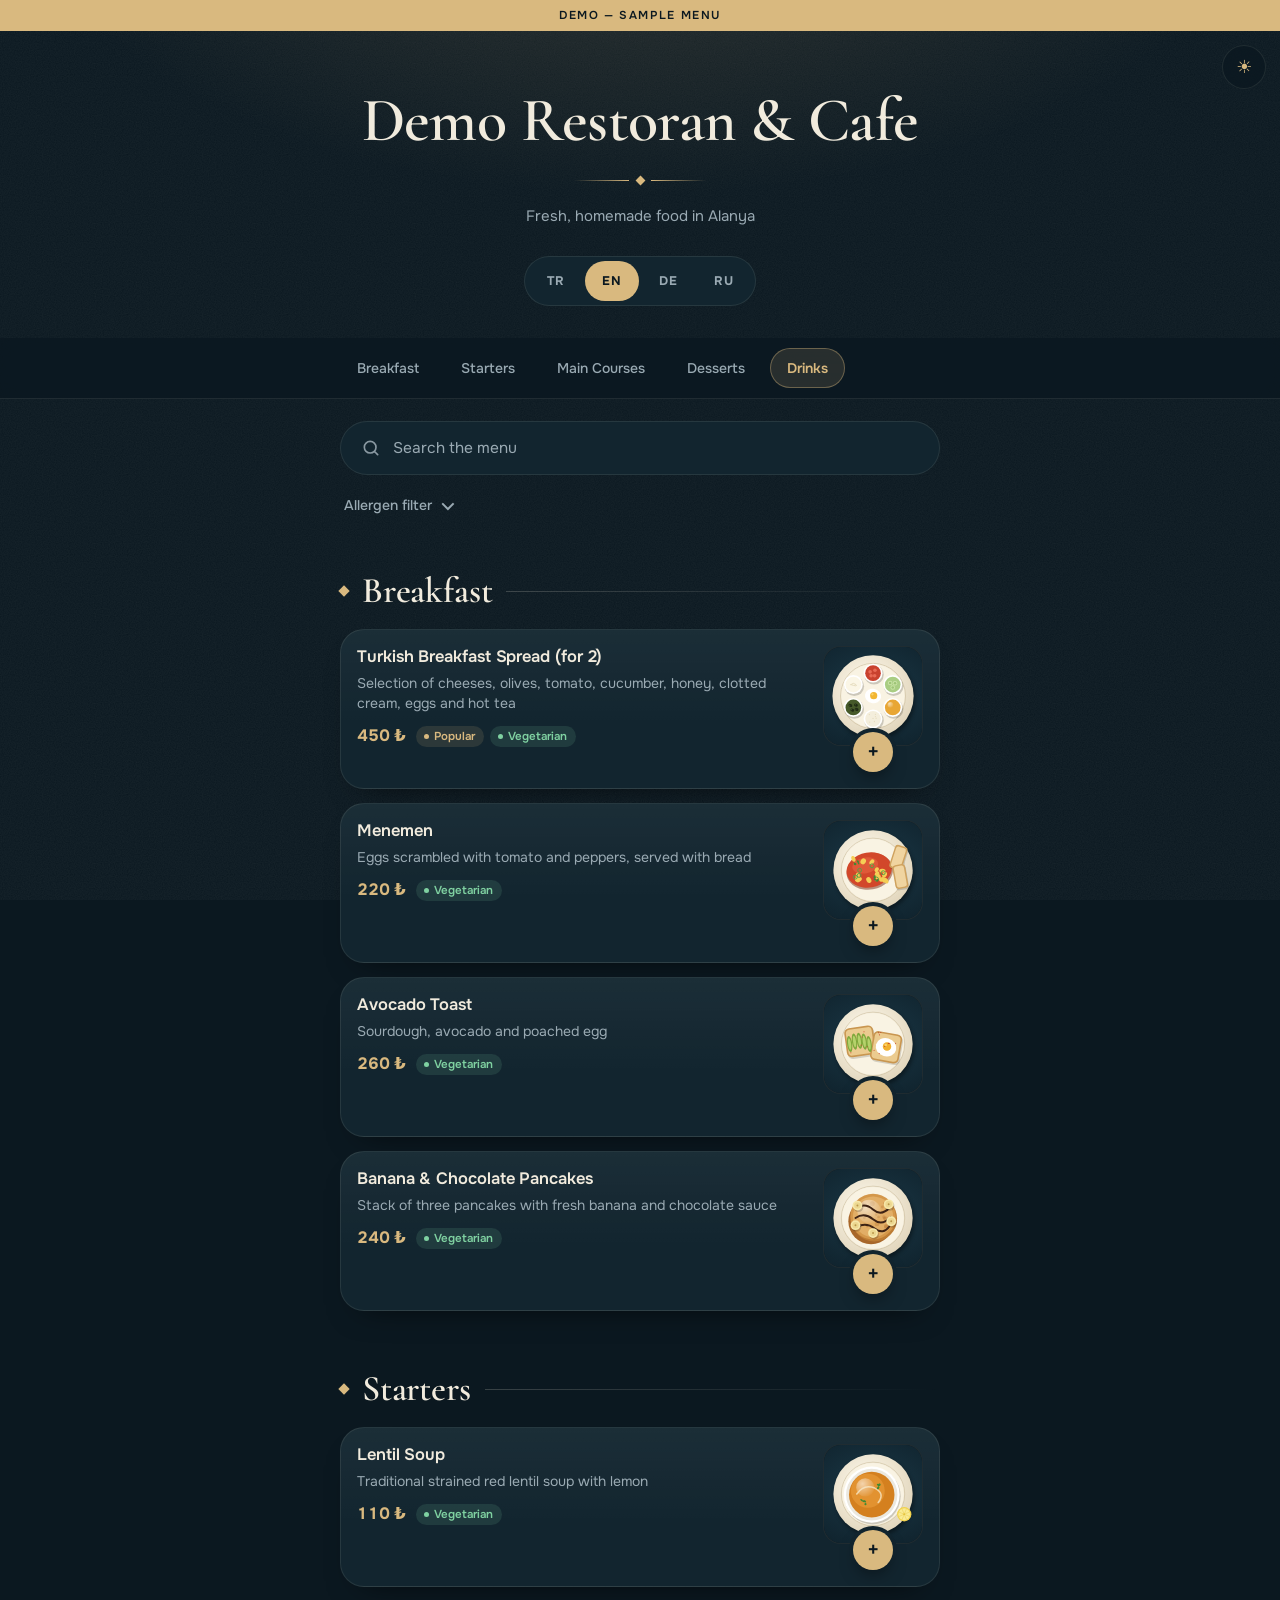
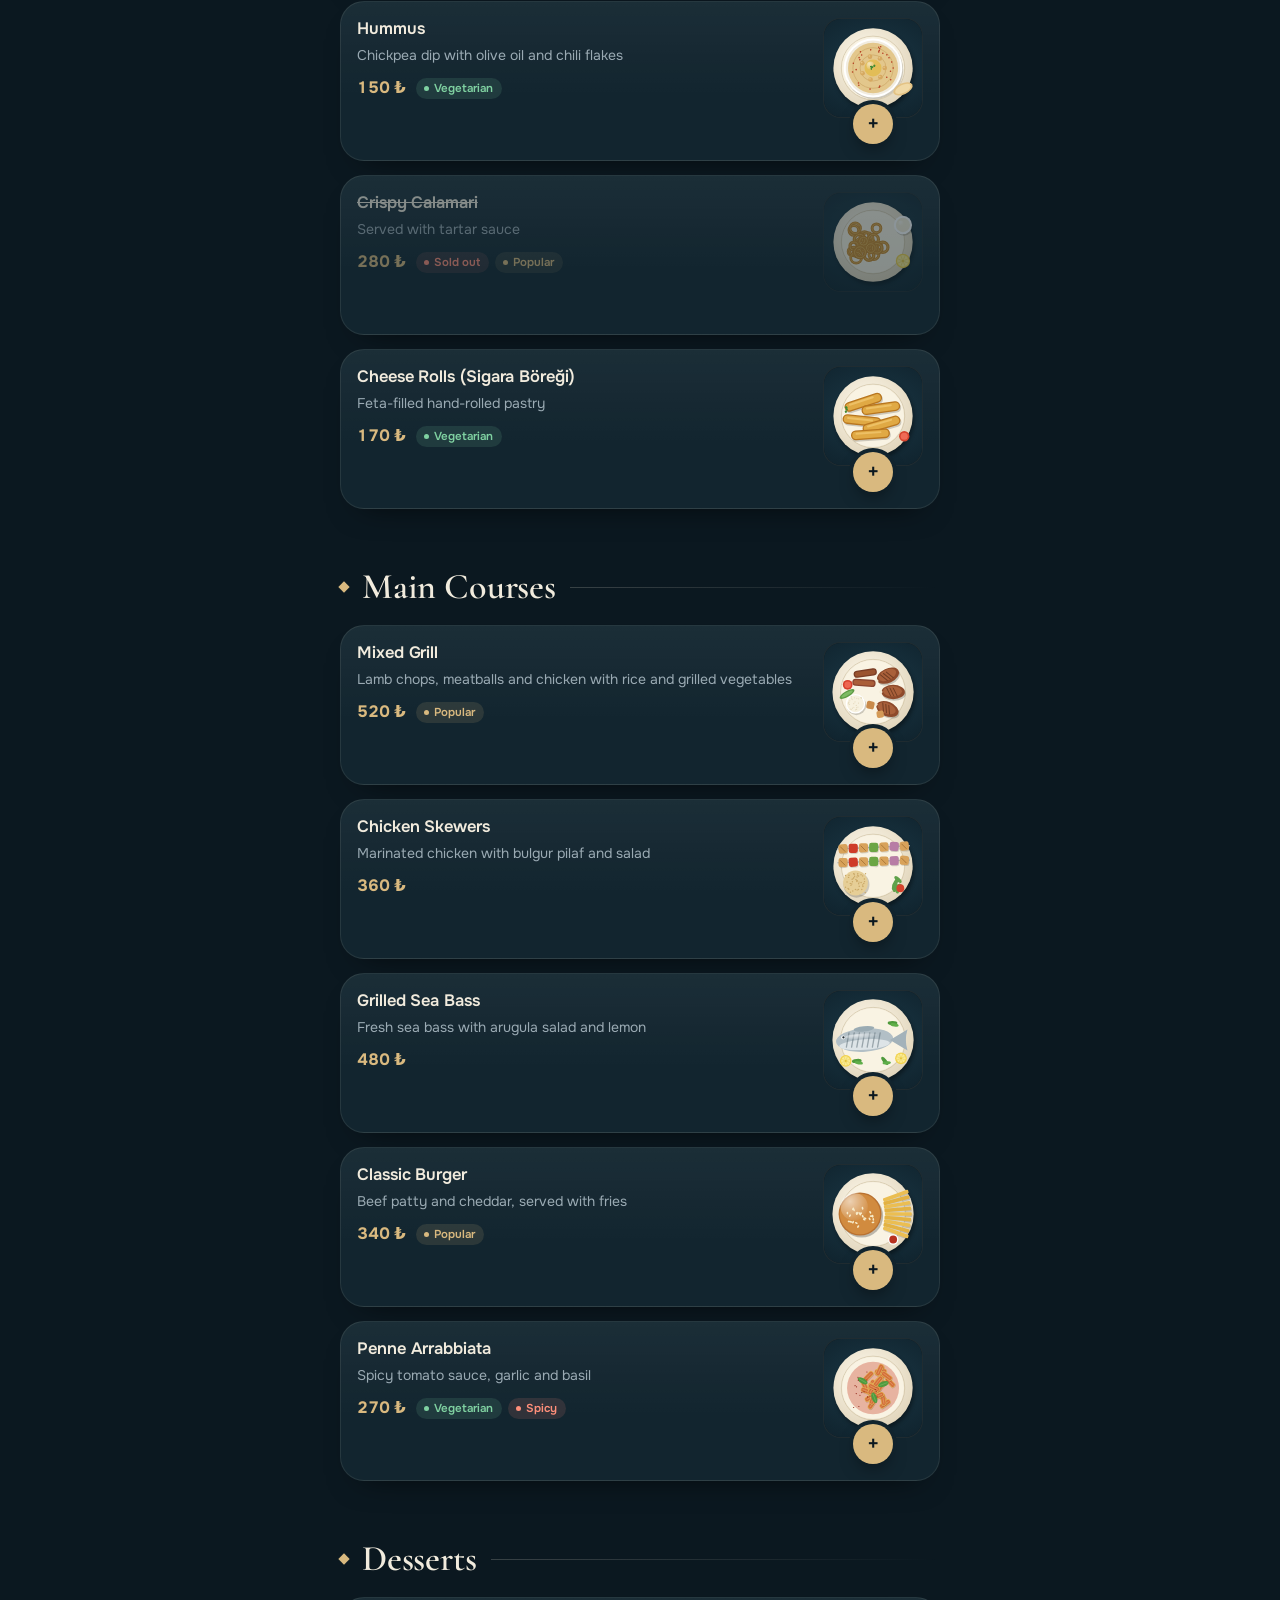
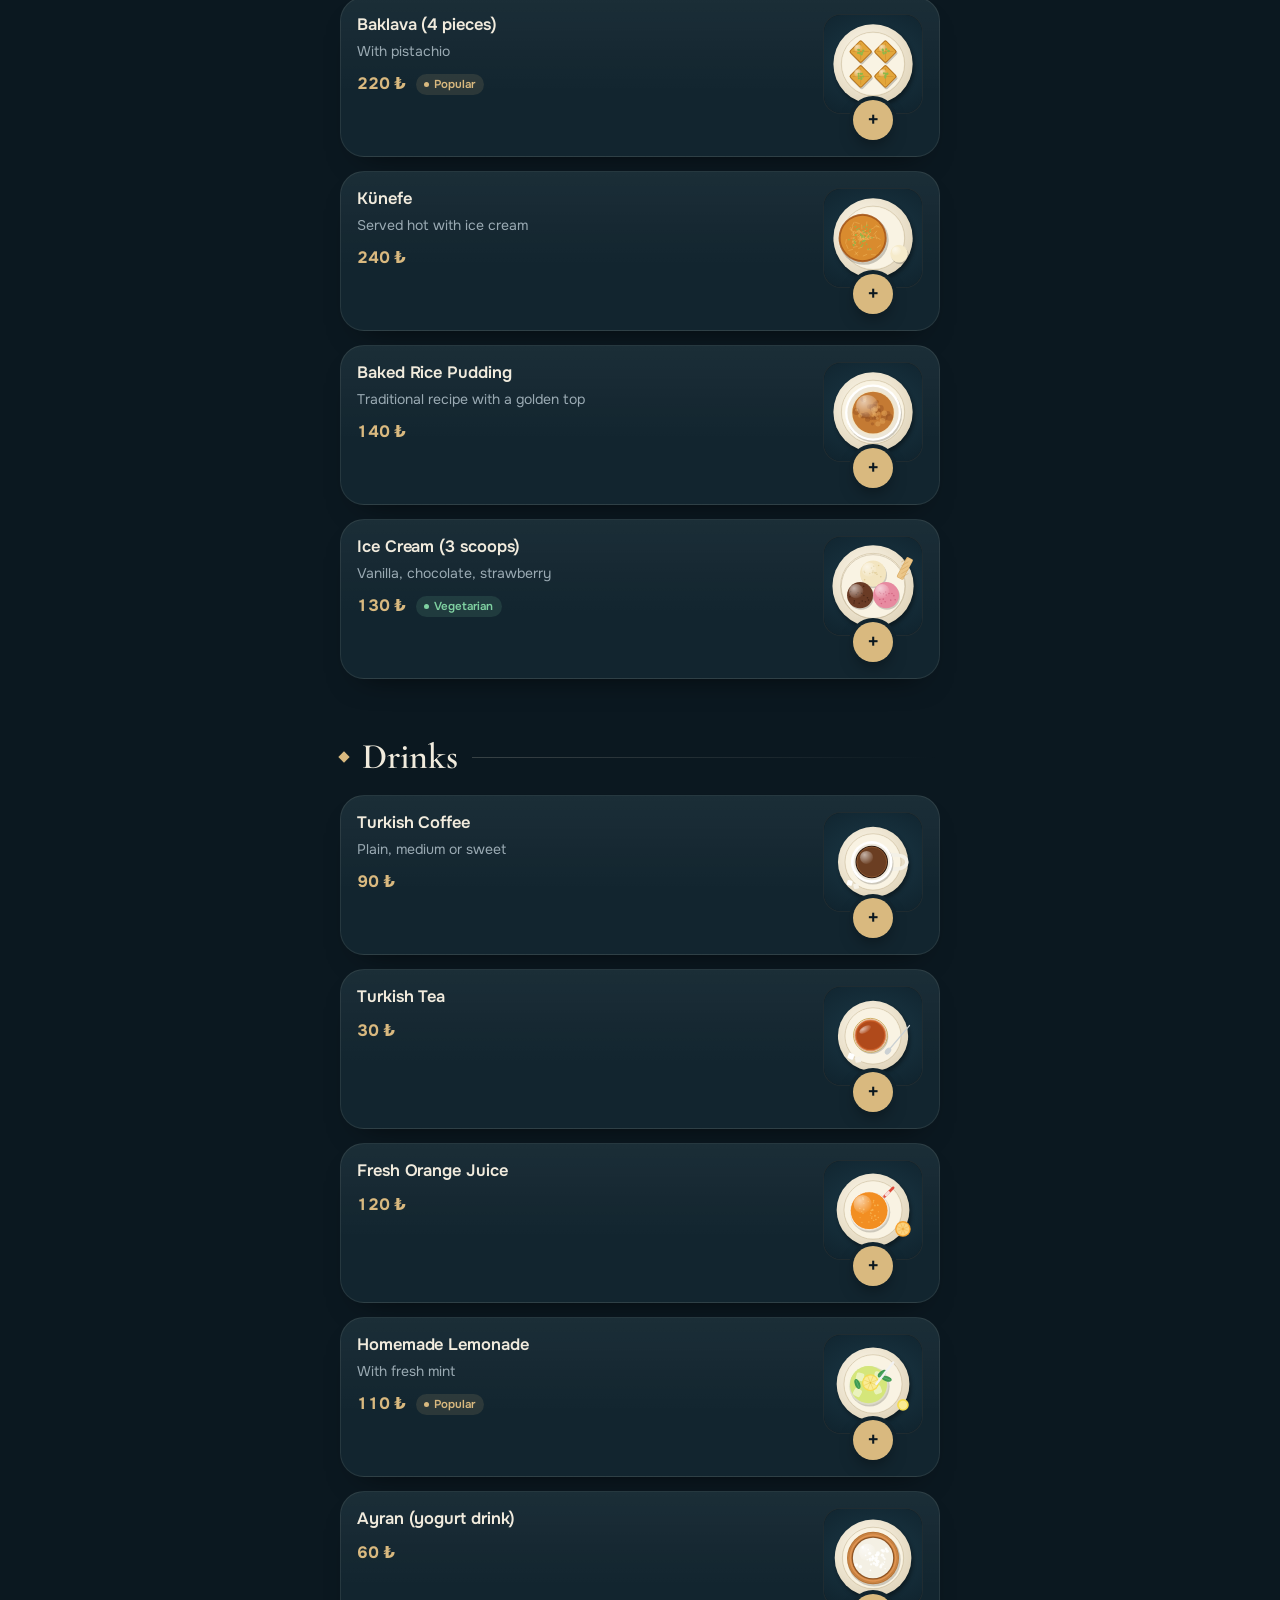
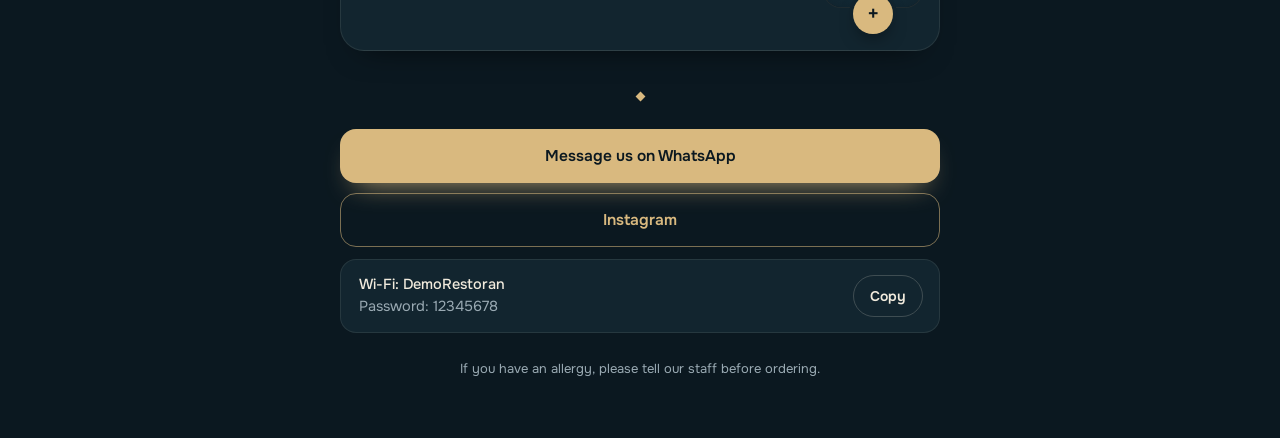
<file: index.html>
<!doctype html>
<html lang="tr">
<head>
  <meta charset="utf-8">
  <meta name="viewport" content="width=device-width, initial-scale=1">
  <meta name="theme-color" id="theme-color" content="#0B1820">
  <meta name="color-scheme" content="dark light">
  <title>Menu</title>
  <link rel="preconnect" href="https://fonts.googleapis.com">
  <link rel="preconnect" href="https://fonts.gstatic.com" crossorigin>
  <link href="https://fonts.googleapis.com/css2?family=Cormorant+Garamond:wght@500;600;700&family=Onest:wght@400;500;600;700&display=swap" rel="stylesheet">
  <link rel="stylesheet" href="style.css">
  <script>
    /* Tema yanıp sönmesin diye sayfa çizilmeden önce uygula */
    try { if (localStorage.getItem('menu-theme') === 'light') document.documentElement.setAttribute('data-theme', 'light'); } catch (e) {}
  </script>
</head>
<body>
  <div class="demo" id="demo" hidden></div>

  <header class="hero" id="hero">
    <button type="button" class="theme" id="theme" aria-pressed="false"></button>
    <h1 class="name" id="name"></h1>
    <div class="rule" aria-hidden="true"></div>
    <p class="tagline" id="tagline"></p>
    <div class="table-row" id="table-row" hidden>
      <span class="table-badge" id="table-badge"></span>
      <button type="button" class="waiter" id="waiter"></button>
    </div>
    <div class="langs" id="langs" role="group" aria-label="Language"></div>
  </header>

  <div class="bar">
    <nav class="chips" id="chips"></nav>
  </div>

  <div class="search">
    <input id="q" type="search" autocomplete="off" enterkeyhint="search">
    <details class="alfilter" id="alfilter">
      <summary id="alfilter-sum"></summary>
      <div class="alchips" id="alchips" role="group"></div>
    </details>
  </div>

  <main id="menu"></main>
  <p class="empty" id="empty" hidden></p>

  <footer class="foot">
    <div class="actions" id="actions"></div>
    <div id="wifi"></div>
    <p class="note" id="allergy"></p>
    <p class="credit" id="credit" hidden></p>
  </footer>

  <dialog id="sheet" aria-labelledby="sheet-name">
    <button type="button" class="x" id="sheet-x">&times;</button>
    <div class="sheet-ph" id="sheet-ph"></div>
    <div class="sheet-body">
      <h3 id="sheet-name"></h3>
      <p class="sheet-desc" id="sheet-desc"></p>
      <div class="meta">
        <span class="pr" id="sheet-price"></span>
        <span class="tags" id="sheet-tags"></span>
      </div>
      <div class="sheet-al" id="sheet-al" hidden>
        <p class="sheet-al-t" id="sheet-al-t"></p>
        <div class="alpills" id="sheet-al-list"></div>
      </div>
      <button type="button" class="btn primary sheet-add" id="sheet-add" hidden></button>
    </div>
  </dialog>

  <button type="button" class="cartbar" id="cartbar" hidden>
    <span class="cartbar-n" id="cartbar-n"></span>
    <span class="cartbar-l" id="cartbar-l"></span>
    <span class="cartbar-p" id="cartbar-p"></span>
  </button>

  <dialog id="cart" aria-labelledby="cart-title">
    <button type="button" class="x" id="cart-x">&times;</button>
    <div class="cart-body">
      <h3 id="cart-title"></h3>
      <ul class="cart-list" id="cart-list"></ul>
      <p class="cart-empty" id="cart-empty" hidden></p>
      <div class="cart-total"><span id="cart-total-l"></span><strong id="cart-total"></strong></div>
      <label class="cart-field"><span id="cart-table-l"></span>
        <input id="cart-table" type="text" inputmode="numeric" maxlength="10" autocomplete="off">
      </label>
      <label class="cart-field"><span id="cart-note-l"></span>
        <textarea id="cart-note" rows="2" maxlength="200"></textarea>
      </label>
      <button type="button" class="btn primary cart-pay" id="cart-pay" hidden></button>
      <button type="button" class="btn primary cart-send" id="cart-send"></button>
      <button type="button" class="cart-clear" id="cart-clear"></button>
      <p class="cart-hint" id="cart-hint"></p>
    </div>
  </dialog>

  <dialog id="pay" aria-labelledby="pay-title">
    <button type="button" class="x" id="pay-x">&times;</button>
    <div class="pay-body">
      <p class="pay-test" id="pay-test"></p>

      <div id="pay-form">
        <h3 id="pay-title"></h3>
        <ul class="pay-sum" id="pay-sum"></ul>
        <div class="cart-total"><span id="pay-total-l"></span><strong id="pay-total"></strong></div>
        <p class="pay-mt" id="pay-mt"></p>
        <div class="pay-methods" id="pay-methods" role="radiogroup"></div>
        <button type="button" class="btn primary pay-go" id="pay-go"></button>
        <p class="cart-hint" id="pay-note"></p>
      </div>

      <div id="pay-done" hidden aria-live="polite">
        <div class="pay-check" aria-hidden="true">&#10003;</div>
        <h3 id="pay-done-t"></h3>
        <p class="pay-no" id="pay-no"></p>
        <p class="pay-dd" id="pay-dd"></p>
        <ol class="pay-steps" id="pay-steps"></ol>
        <button type="button" class="btn primary pay-go" id="pay-close"></button>
      </div>
    </div>
  </dialog>

  <script src="menu-data.js"></script>
  <script src="orders.js"></script>
  <script src="app.js"></script>
</body>
</html>
</file>
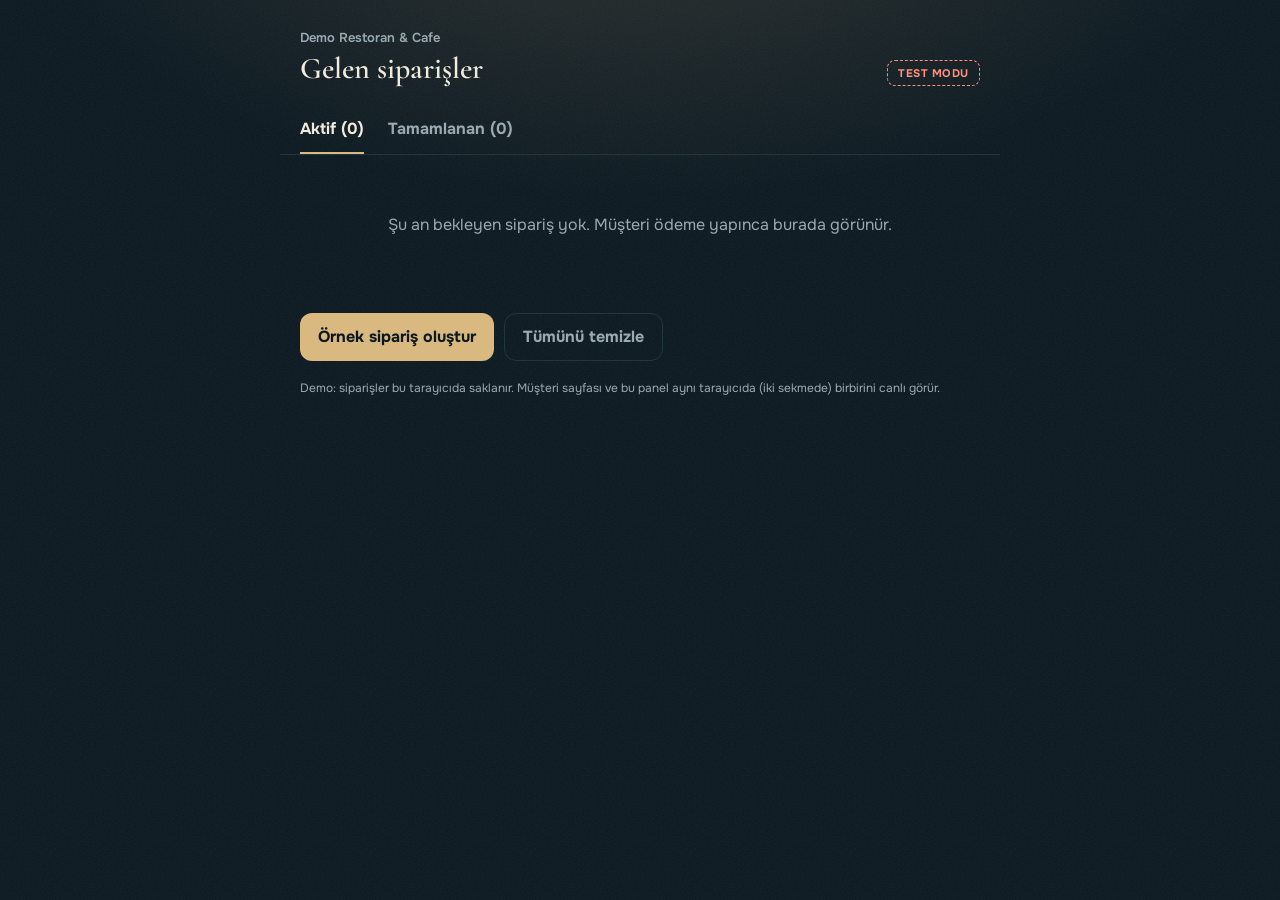
<file: mutfak.html>
<!doctype html>
<html lang="tr">
<head>
  <meta charset="utf-8">
  <meta name="viewport" content="width=device-width, initial-scale=1">
  <meta name="robots" content="noindex">
  <meta name="color-scheme" content="dark light">
  <title>Gelen siparişler</title>
  <link rel="preconnect" href="https://fonts.googleapis.com">
  <link rel="preconnect" href="https://fonts.gstatic.com" crossorigin>
  <link href="https://fonts.googleapis.com/css2?family=Cormorant+Garamond:wght@500;600;700&family=Onest:wght@400;500;600;700&display=swap" rel="stylesheet">
  <link rel="stylesheet" href="style.css">
  <link rel="stylesheet" href="panel.css">
  <script>
    try { if (localStorage.getItem('menu-theme') === 'light') document.documentElement.setAttribute('data-theme', 'light'); } catch (e) {}
  </script>
</head>
<body class="panel">
  <header class="ph-head">
    <div>
      <p class="ph-eyebrow" id="biz"></p>
      <h1>Gelen siparişler</h1>
    </div>
    <span class="ph-test">TEST MODU</span>
  </header>

  <div class="ph-tabs" role="tablist">
    <button type="button" role="tab" id="tab-active" aria-selected="true"></button>
    <button type="button" role="tab" id="tab-done" aria-selected="false"></button>
  </div>

  <section id="calls" class="ph-calls" aria-live="polite"></section>

  <main id="list" class="ph-list"></main>
  <p class="ph-empty" id="empty" hidden></p>

  <footer class="ph-foot">
    <button type="button" class="ph-btn" id="demo-order">Örnek sipariş oluştur</button>
    <button type="button" class="ph-btn ghost" id="clear">Tümünü temizle</button>
    <p>Demo: siparişler bu tarayıcıda saklanır. Müşteri sayfası ve bu panel aynı tarayıcıda (iki sekmede) birbirini canlı görür.</p>
  </footer>

  <script src="menu-data.js"></script>
  <script src="orders.js"></script>
  <script src="panel.js"></script>
</body>
</html>
</file>
<file: style.css>
/* ==========================================================================
   QR MENÜ — "gece Akdeniz bistrosu"
   Koyu lacivert zemin, pirinç vurgu, serif başlık + modern gövde yazı tipi.
   Renkler ve yazı tipleri hemen aşağıdaki değişkenlerden değiştirilir.
   ========================================================================== */

:root {
  color-scheme: dark;

  --serif: "Cormorant Garamond", "Iowan Old Style", Georgia, serif;
  --sans: "Onest", "Segoe UI", system-ui, -apple-system, sans-serif;

  --bg: #0B1820;
  --surface: #12252F;
  --ink: #F1EBDD;
  --muted: #9AAAB3;
  --line: #223641;
  --brass: #D9B97F;
  --on-brass: #0B1820;
  --veg: #7FD1A1;
  --spicy: #FF8F7A;

  --hair: rgba(241, 235, 221, 0.09);
  --hair-strong: rgba(241, 235, 221, 0.2);
  --glow: rgba(217, 185, 127, 0.17);
  --chip-on: rgba(217, 185, 127, 0.14);
  --spicy-soft: rgba(255, 143, 122, 0.16);
  --shadow: 0 16px 32px -22px rgba(0, 0, 0, 0.8);
  --grain: 0.06;

  --bar-bg: rgba(11, 24, 32, 0.82);
  --x-bg: rgba(11, 24, 32, 0.7);
  --backdrop: rgba(3, 10, 14, 0.7);
}

:root[data-theme="light"] {
  color-scheme: light;

  --bg: #FAF6EE;
  --surface: #FFFFFF;
  --ink: #17252D;
  --muted: #5B6870;
  --line: #E6DECF;
  --brass: #8A6420;
  --on-brass: #FFFFFF;
  --veg: #1F7A4A;
  --spicy: #C2410C;

  --hair: rgba(23, 37, 45, 0.09);
  --hair-strong: rgba(23, 37, 45, 0.18);
  --glow: rgba(138, 100, 32, 0.13);
  --chip-on: rgba(138, 100, 32, 0.1);
  --spicy-soft: rgba(194, 65, 12, 0.1);
  --shadow: 0 14px 28px -20px rgba(70, 48, 12, 0.45);
  --grain: 0.035;

  --bar-bg: rgba(250, 246, 238, 0.85);
  --x-bg: rgba(255, 255, 255, 0.8);
  --backdrop: rgba(23, 37, 45, 0.42);
}

* { box-sizing: border-box; }

html { -webkit-text-size-adjust: 100%; }
html.lock { overflow: hidden; }

body {
  margin: 0;
  min-height: 100vh;
  background:
    radial-gradient(900px 480px at 50% -140px, var(--glow), transparent 70%),
    var(--bg);
  color: var(--ink);
  font: 400 16px/1.5 var(--sans);
  -webkit-font-smoothing: antialiased;
}

/* İnce film greni: düz rengi canlandırır, içeriğin arkasında kalır */
body::before {
  content: "";
  position: fixed;
  inset: 0;
  z-index: -1;
  pointer-events: none;
  opacity: var(--grain);
  background-image: url("data:image/svg+xml,%3Csvg xmlns='http://www.w3.org/2000/svg' width='160' height='160'%3E%3Cfilter id='n'%3E%3CfeTurbulence type='fractalNoise' baseFrequency='.85' numOctaves='2' stitchTiles='stitch'/%3E%3CfeColorMatrix values='0 0 0 0 1 0 0 0 0 1 0 0 0 0 1 0 0 0 .9 0'/%3E%3C/filter%3E%3Crect width='160' height='160' filter='url(%23n)'/%3E%3C/svg%3E");
}

:focus-visible {
  outline: 2px solid var(--brass);
  outline-offset: 3px;
}

button { font: inherit; cursor: pointer; }

[hidden] { display: none !important; }

/* ---------- Demo şeridi ---------- */
.demo {
  padding: 7px 12px;
  background: var(--brass);
  color: var(--on-brass);
  text-align: center;
  font-size: 11.5px;
  font-weight: 600;
  letter-spacing: 0.14em;
  text-transform: uppercase;
}

/* ---------- Hero ---------- */
.hero {
  position: relative;
  padding: 60px 20px 18px;
  text-align: center;
  background-size: cover;
  background-position: center;
}

.hero.has-cover { padding-top: 128px; }

.name {
  max-width: 11em;
  margin: 0 auto;
  font-family: var(--serif);
  font-weight: 600;
  font-variant-numeric: lining-nums;
  font-size: clamp(42px, 13vw, 62px);
  line-height: 0.98;
  letter-spacing: -0.01em;
  text-wrap: balance;
}

/* Süs çizgisi: ortada küçük elmas */
.rule {
  position: relative;
  width: 132px;
  height: 9px;
  margin: 24px auto 20px;
  background:
    linear-gradient(90deg, transparent, var(--brass)) left center / 42% 1px no-repeat,
    linear-gradient(270deg, transparent, var(--brass)) right center / 42% 1px no-repeat;
}

.rule::after {
  content: "";
  position: absolute;
  left: 50%;
  top: 1px;
  width: 7px;
  height: 7px;
  margin-left: -3.5px;
  background: var(--brass);
  transform: rotate(45deg);
}

.tagline {
  max-width: 30ch;
  margin: 0 auto;
  color: var(--muted);
  font-size: 15px;
  line-height: 1.55;
}

/* Dil seçici: yuvarlak, parçalı kontrol */
.langs {
  display: flex;
  width: fit-content;
  margin: 28px auto 0;
  padding: 4px;
  gap: 2px;
  border: 1px solid var(--hair);
  border-radius: 999px;
  background: var(--surface);
}

.langs button {
  min-width: 54px;
  min-height: 40px;
  padding: 0 14px;
  border: 0;
  border-radius: 999px;
  background: none;
  color: var(--muted);
  font-size: 12.5px;
  font-weight: 700;
  letter-spacing: 0.08em;
}

.langs button[aria-pressed="true"] {
  background: var(--brass);
  color: var(--on-brass);
}

/* Tema düğmesi */
.theme {
  position: absolute;
  top: 14px;
  right: 14px;
  width: 44px;
  height: 44px;
  border: 1px solid var(--hair);
  border-radius: 50%;
  background: var(--x-bg);
  -webkit-backdrop-filter: blur(10px);
  backdrop-filter: blur(10px);
  color: var(--brass);
  font-size: 18px;
  line-height: 1;
}

.hero.has-cover .theme { top: 18px; }

/* Masa rozeti + garson çağır */
.table-row {
  display: flex;
  align-items: center;
  justify-content: center;
  flex-wrap: wrap;
  gap: 10px;
  margin-top: 20px;
}

.table-badge {
  padding: 7px 16px;
  border-radius: 999px;
  background: var(--brass);
  color: var(--on-brass);
  font-size: 13.5px;
  font-weight: 700;
  letter-spacing: 0.02em;
}

.waiter {
  min-height: 44px;
  padding: 0 18px;
  border: 1px solid var(--hair-strong);
  border-radius: 999px;
  background: var(--surface);
  color: var(--ink);
  font-size: 14px;
  font-weight: 600;
}

.waiter:disabled {
  border-color: var(--veg);
  color: var(--veg);
  cursor: default;
}

/* ---------- Yapışkan kategori çubuğu ---------- */
.bar {
  position: sticky;
  top: 0;
  z-index: 10;
  margin-top: 14px;
  background: var(--bar-bg);
  -webkit-backdrop-filter: blur(18px) saturate(1.4);
  backdrop-filter: blur(18px) saturate(1.4);
  border-bottom: 1px solid var(--hair);
}

.chips {
  display: flex;
  gap: 8px;
  max-width: 640px;
  margin: 0 auto;
  padding: 10px 20px;
  overflow-x: auto;
  scrollbar-width: none;
  -webkit-mask-image: linear-gradient(90deg, transparent 0, #000 16px, #000 calc(100% - 28px), transparent 100%);
  mask-image: linear-gradient(90deg, transparent 0, #000 16px, #000 calc(100% - 28px), transparent 100%);
}

.chips::-webkit-scrollbar { display: none; }

.chip {
  flex: none;
  min-height: 40px;
  padding: 0 16px;
  border: 1px solid transparent;
  border-radius: 999px;
  background: none;
  color: var(--muted);
  font-size: 14px;
  font-weight: 500;
  white-space: nowrap;
}

.chip[aria-current="true"] {
  border-color: color-mix(in srgb, var(--brass) 38%, transparent);
  background: var(--chip-on);
  color: var(--brass);
  font-weight: 600;
}

/* ---------- Arama ---------- */
.search {
  max-width: 640px;
  margin: 0 auto;
  padding: 22px 20px 0;
}

.search input {
  -webkit-appearance: none;
  appearance: none;
  width: 100%;
  min-height: 54px;
  padding: 0 20px 0 52px;
  border: 1px solid var(--hair);
  border-radius: 999px;
  background-color: var(--surface);
  background-image: url("data:image/svg+xml,%3Csvg xmlns='http://www.w3.org/2000/svg' width='20' height='20' viewBox='0 0 24 24' fill='none' stroke='%238A99A2' stroke-width='2' stroke-linecap='round'%3E%3Ccircle cx='11' cy='11' r='7'/%3E%3Cpath d='m20 20-3.5-3.5'/%3E%3C/svg%3E");
  background-repeat: no-repeat;
  background-position: 20px center;
  color: var(--ink);
  font: inherit;
  font-size: 15.5px;
}

.search input::placeholder { color: var(--muted); }

.search input:focus {
  outline: none;
  border-color: var(--brass);
  box-shadow: 0 0 0 4px var(--chip-on);
}

/* Alerjen filtresi */
.alfilter { margin-top: 8px; }

.alfilter summary {
  display: inline-flex;
  align-items: center;
  gap: 8px;
  min-height: 44px;
  padding: 0 4px;
  color: var(--muted);
  font-size: 14px;
  font-weight: 500;
  cursor: pointer;
  list-style: none;
}

.alfilter summary::-webkit-details-marker { display: none; }

.alfilter summary::after {
  content: "";
  width: 7px;
  height: 7px;
  margin-left: 2px;
  border-right: 2px solid currentColor;
  border-bottom: 2px solid currentColor;
  transform: rotate(45deg) translateY(-2px);
}

.alfilter[open] summary::after { transform: rotate(-135deg); }

.alfilter .cnt {
  min-width: 20px;
  padding: 0 6px;
  border-radius: 10px;
  background: var(--brass);
  color: var(--on-brass);
  font-size: 12px;
  font-weight: 700;
  text-align: center;
}

.alchips, .alpills {
  display: flex;
  flex-wrap: wrap;
  gap: 8px;
}

.alchips { padding: 4px 0; }

.alchip {
  min-height: 40px;
  padding: 0 14px;
  border: 1px solid var(--hair);
  border-radius: 999px;
  background: var(--surface);
  color: var(--ink);
  font-size: 14px;
  font-weight: 500;
}

.alchip[aria-pressed="true"] {
  border-color: var(--spicy);
  background: var(--spicy-soft);
  color: var(--ink);
  font-weight: 600;
}

/* ---------- Kategoriler ve ürün kartları ---------- */
.cat {
  max-width: 640px;
  margin: 0 auto;
  padding: 46px 20px 0;
  scroll-margin-top: 72px;
}

.cat h2 {
  display: flex;
  align-items: center;
  gap: 14px;
  margin: 0 0 20px;
  font-family: var(--serif);
  font-weight: 600;
  font-variant-numeric: lining-nums;
  font-size: 36px;
  line-height: 1;
  letter-spacing: -0.005em;
}

.cat h2::before {
  content: "";
  flex: none;
  width: 8px;
  height: 8px;
  background: var(--brass);
  transform: rotate(45deg);
}

.cat h2::after {
  content: "";
  flex: 1;
  height: 1px;
  background: linear-gradient(90deg, var(--hair-strong), transparent);
}

.row {
  position: relative;
  margin: 0 0 14px;
  border: 1px solid var(--hair);
  border-radius: 24px;
  background:
    linear-gradient(180deg, rgba(255, 255, 255, 0.04), rgba(255, 255, 255, 0) 60%),
    var(--surface);
  box-shadow: var(--shadow);
}

.item {
  display: grid;
  grid-template-columns: 1fr 100px;
  gap: 16px;
  align-items: start;
  width: 100%;
  min-height: 158px;
  padding: 16px 16px 20px;
  border: 0;
  border-radius: inherit;
  background: none;
  color: inherit;
  text-align: left;
}

.item.solo {
  grid-template-columns: 1fr;
  min-height: 0;
  padding-right: 72px;
}

.txt {
  display: flex;
  flex-direction: column;
  gap: 5px;
  min-width: 0;
}

.nm {
  font-size: 16.5px;
  font-weight: 600;
  line-height: 1.3;
  letter-spacing: -0.005em;
}

.ds {
  display: -webkit-box;
  -webkit-line-clamp: 2;
  -webkit-box-orient: vertical;
  overflow: hidden;
  color: var(--muted);
  font-size: 14px;
  line-height: 1.45;
}

.meta {
  display: flex;
  flex-wrap: wrap;
  align-items: center;
  gap: 8px 10px;
  margin-top: 6px;
}

.pr {
  color: var(--brass);
  font-size: 16.5px;
  font-weight: 700;
  font-variant-numeric: tabular-nums;
  letter-spacing: -0.01em;
}

.tags {
  display: inline-flex;
  flex-wrap: wrap;
  gap: 6px;
}

.tg {
  display: inline-flex;
  align-items: center;
  gap: 5px;
  padding: 2px 9px 2px 8px;
  border-radius: 999px;
  background: rgba(255, 255, 255, 0.06);
  background: color-mix(in srgb, currentColor 13%, transparent);
  font-size: 11.5px;
  font-weight: 600;
  line-height: 1.5;
}

.tg::before {
  content: "";
  width: 5px;
  height: 5px;
  border-radius: 50%;
  background: currentColor;
}

.tg.p { color: var(--brass); }
.tg.v { color: var(--veg); }
.tg.s { color: var(--spicy); }
.tg.out { color: var(--spicy); }

.ph {
  display: block;
  width: 100px;
  height: 100px;
  border: 1px solid var(--hair);
  border-radius: 18px;
  overflow: hidden;
  background: var(--bg);
}

.ph img {
  display: block;
  width: 100%;
  height: 100%;
  object-fit: cover;
}

.ph.empty {
  background-image: radial-gradient(circle at center, var(--bg) 0 16px, var(--hair-strong) 16px 17px, var(--bg) 17px 29px, var(--hair-strong) 29px 30px, var(--bg) 30px);
}

@media (hover: hover) {
  .row { transition: border-color .2s, transform .2s; }
  .row:hover { border-color: color-mix(in srgb, var(--brass) 45%, transparent); transform: translateY(-1px); }
}

p.empty {
  max-width: 640px;
  margin: 0 auto;
  padding: 36px 20px 0;
  color: var(--muted);
  text-align: center;
}

/* Tükenen ürün */
.row.sold .item { opacity: 0.5; }
.row.sold .nm { text-decoration: line-through; text-decoration-thickness: 1px; }

/* Sepete ekle: görselin alt kenarına oturan yuvarlak düğme */
.add {
  position: absolute;
  top: 102px;
  right: 46px;
  width: 40px;
  height: 40px;
  padding: 0;
  border: 0;
  border-radius: 50%;
  background: var(--brass);
  color: var(--on-brass);
  font-size: 22px;
  font-weight: 500;
  line-height: 1;
  box-shadow: 0 8px 18px -6px rgba(0, 0, 0, 0.55), 0 0 0 4px var(--surface);
}

.add.has { font-size: 14px; font-weight: 700; }

.row:has(.item.solo) .add {
  top: auto;
  right: 16px;
  bottom: 16px;
}

/* ---------- Pencereler (ürün, sepet, ödeme) ---------- */
dialog {
  width: 100%;
  max-width: 520px;
  max-height: 90vh;
  max-height: 90dvh;
  margin: auto auto 0;
  padding: 0;
  border: 1px solid var(--hair);
  border-bottom: 0;
  border-radius: 28px 28px 0 0;
  background: var(--surface);
  color: var(--ink);
  overflow: auto;
}

dialog[open]::before {
  content: "";
  display: block;
  width: 40px;
  height: 4px;
  margin: 10px auto 6px;
  border-radius: 2px;
  background: var(--hair-strong);
}

dialog::backdrop {
  background: var(--backdrop);
  -webkit-backdrop-filter: blur(5px);
  backdrop-filter: blur(5px);
}

@media (min-width: 640px) {
  dialog {
    margin: auto;
    border-bottom: 1px solid var(--hair);
    border-radius: 28px;
  }
}

.x {
  position: absolute;
  top: 10px;
  right: 10px;
  z-index: 2;
  width: 44px;
  height: 44px;
  padding: 0;
  border: 1px solid var(--hair);
  border-radius: 50%;
  background: var(--x-bg);
  -webkit-backdrop-filter: blur(10px);
  backdrop-filter: blur(10px);
  color: var(--ink);
  font-size: 26px;
  line-height: 1;
}

.sheet-ph {
  width: auto;
  margin: 6px 12px 0;
  aspect-ratio: 4 / 3;
  border-radius: 20px;
  overflow: hidden;
  background: var(--bg);
}

.sheet-ph img {
  display: block;
  width: 100%;
  height: 100%;
  object-fit: cover;
}

.sheet-ph.empty {
  background-image: radial-gradient(circle at center, var(--bg) 0 34px, var(--hair-strong) 34px 35px, var(--bg) 35px 62px, var(--hair-strong) 62px 63px, var(--bg) 63px);
}

.sheet-body { padding: 22px 24px 28px; }

.sheet-body h3 {
  margin: 0 0 8px;
  font-family: var(--serif);
  font-weight: 600;
  font-variant-numeric: lining-nums;
  font-size: 32px;
  line-height: 1.05;
}

.sheet-desc {
  margin: 0 0 18px;
  color: var(--muted);
}

.sheet-body .pr { font-size: 22px; }

.alpill {
  padding: 6px 13px;
  border: 1px solid var(--hair);
  border-radius: 999px;
  background: var(--bg);
  font-size: 13px;
  font-weight: 500;
}

.sheet-al { margin-top: 20px; }

.sheet-al-t {
  margin: 0 0 10px;
  color: var(--muted);
  font-size: 12px;
  font-weight: 600;
  letter-spacing: 0.1em;
  text-transform: uppercase;
}

.sheet-add { width: 100%; margin-top: 22px; }

/* ---------- Düğmeler ---------- */
.btn {
  display: flex;
  align-items: center;
  justify-content: center;
  min-height: 54px;
  padding: 0 20px;
  border: 1px solid color-mix(in srgb, var(--brass) 55%, transparent);
  border-radius: 16px;
  color: var(--brass);
  font-size: 15.5px;
  font-weight: 600;
  text-decoration: none;
}

.btn.primary {
  border-color: transparent;
  background: var(--brass);
  color: var(--on-brass);
  box-shadow: 0 14px 28px -16px var(--brass);
}

.btn:active { transform: scale(0.985); }

/* ---------- Alt kısım ---------- */
.foot {
  position: relative;
  max-width: 640px;
  margin: 0 auto;
  padding: 64px 20px 60px;
}

.foot::before {
  content: "";
  position: absolute;
  top: 28px;
  left: 50%;
  width: 7px;
  height: 7px;
  margin-left: -3.5px;
  background: var(--brass);
  transform: rotate(45deg);
}

.actions {
  display: grid;
  gap: 10px;
}

.wifi {
  display: flex;
  align-items: center;
  justify-content: space-between;
  gap: 12px;
  margin-top: 12px;
  padding: 14px 16px 14px 18px;
  border: 1px solid var(--hair);
  border-radius: 16px;
  background: var(--surface);
}

.wifi p { margin: 0; font-size: 14.5px; font-weight: 500; }
.wifi .k { color: var(--muted); font-weight: 400; }

.wifi button {
  min-height: 42px;
  padding: 0 16px;
  border: 1px solid var(--hair-strong);
  border-radius: 999px;
  background: none;
  color: var(--ink);
  font-size: 14px;
  font-weight: 600;
  white-space: nowrap;
}

.note {
  margin: 26px 0 0;
  color: var(--muted);
  font-size: 13px;
  text-align: center;
}

.credit {
  margin: 14px 0 0;
  color: var(--muted);
  font-size: 12px;
  letter-spacing: 0.04em;
  text-align: center;
}

/* ---------- Alt sepet çubuğu ---------- */
.cartbar {
  position: fixed;
  left: 50%;
  bottom: max(16px, env(safe-area-inset-bottom));
  z-index: 20;
  display: flex;
  align-items: center;
  gap: 12px;
  width: calc(100% - 32px);
  max-width: 560px;
  min-height: 60px;
  padding: 0 20px 0 14px;
  border: 0;
  border-radius: 20px;
  background: var(--brass);
  color: var(--on-brass);
  font-weight: 700;
  transform: translateX(-50%);
  box-shadow: 0 18px 40px -12px rgba(0, 0, 0, 0.6), 0 0 0 1px rgba(255, 255, 255, 0.12) inset;
}

.cartbar-n {
  display: grid;
  place-items: center;
  min-width: 32px;
  height: 32px;
  padding: 0 8px;
  border-radius: 16px;
  background: var(--on-brass);
  color: var(--brass);
  font-size: 14px;
}

.cartbar-l { flex: 1; text-align: left; font-size: 16px; }
.cartbar-p { font-size: 16px; font-variant-numeric: tabular-nums; }

body.has-cart .foot { padding-bottom: 118px; }

/* ---------- Sepet penceresi ---------- */
.cart-body { padding: 18px 24px 28px; }

.cart-body h3, .pay-body h3 {
  margin: 0 0 14px;
  font-family: var(--serif);
  font-weight: 600;
  font-variant-numeric: lining-nums;
  font-size: 32px;
  line-height: 1.05;
}

.cart-list { margin: 0; padding: 0; list-style: none; }

.cart-list li {
  display: grid;
  grid-template-columns: 1fr auto;
  gap: 4px 12px;
  align-items: center;
  padding: 12px 0;
  border-bottom: 1px solid var(--hair);
}

.cart-list .cn { font-weight: 600; }
.cart-list .cp { grid-column: 1; color: var(--muted); font-size: 14px; font-variant-numeric: tabular-nums; }

.qty {
  grid-column: 2;
  grid-row: 1 / span 2;
  display: inline-flex;
  align-items: center;
  gap: 4px;
}

.qty button {
  width: 44px;
  height: 44px;
  border: 1px solid var(--hair-strong);
  border-radius: 50%;
  background: var(--bg);
  color: var(--ink);
  font-size: 20px;
  line-height: 1;
}

.qty span {
  min-width: 26px;
  text-align: center;
  font-weight: 700;
  font-variant-numeric: tabular-nums;
}

.cart-empty { color: var(--muted); }

.cart-total {
  display: flex;
  justify-content: space-between;
  align-items: baseline;
  margin: 18px 0 4px;
  font-size: 18px;
}

.cart-total strong {
  color: var(--brass);
  font-size: 24px;
  font-variant-numeric: tabular-nums;
}

.cart-field { display: block; margin-top: 16px; }

.cart-field span {
  display: block;
  margin-bottom: 7px;
  color: var(--muted);
  font-size: 13px;
  font-weight: 500;
}

.cart-field input, .cart-field textarea {
  width: 100%;
  padding: 13px 16px;
  border: 1px solid var(--hair);
  border-radius: 14px;
  background: var(--bg);
  color: var(--ink);
  font: inherit;
  resize: none;
}

.cart-field input:focus, .cart-field textarea:focus {
  outline: none;
  border-color: var(--brass);
  box-shadow: 0 0 0 4px var(--chip-on);
}

.cart-send { width: 100%; margin-top: 22px; }
.cart-send:disabled { opacity: 0.45; cursor: not-allowed; }

.cart-clear {
  display: block;
  width: 100%;
  min-height: 44px;
  margin-top: 6px;
  border: 0;
  background: none;
  color: var(--muted);
  font-size: 14px;
  text-decoration: underline;
}

.cart-hint {
  margin: 8px 0 0;
  color: var(--muted);
  font-size: 12px;
  text-align: center;
}

.cart-pay { width: 100%; margin-top: 22px; }
.cart-pay:disabled { opacity: 0.45; cursor: not-allowed; }
.cart-pay + .cart-send { margin-top: 10px; }
.cart-send:not(.primary) { background: none; }

/* ---------- Test ödeme penceresi ---------- */
.pay-body { padding: 18px 24px 28px; }

.pay-test {
  margin: 0 52px 18px 0;   /* sağ üstteki kapatma butonuna yer bırak */
  padding: 8px 12px;
  border: 1px dashed var(--spicy);
  border-radius: 12px;
  color: var(--spicy);
  font-size: 11.5px;
  font-weight: 700;
  letter-spacing: 0.06em;
  text-align: center;
}

.pay-sum { margin: 0; padding: 0; list-style: none; }

.pay-sum li {
  display: flex;
  justify-content: space-between;
  gap: 12px;
  padding: 9px 0;
  border-bottom: 1px solid var(--hair);
  font-size: 15px;
}

.pay-sum li span:last-child { color: var(--muted); font-variant-numeric: tabular-nums; }

.pay-mt {
  margin: 20px 0 10px;
  color: var(--muted);
  font-size: 12px;
  font-weight: 600;
  letter-spacing: 0.1em;
  text-transform: uppercase;
}

.pay-methods { display: grid; gap: 8px; }

.pm {
  display: flex;
  align-items: center;
  gap: 12px;
  min-height: 56px;
  padding: 0 16px;
  border: 1px solid var(--hair);
  border-radius: 16px;
  background: var(--bg);
  cursor: pointer;
}

.pm input { width: 20px; height: 20px; accent-color: var(--brass); }
.pm:has(input:checked) { border-color: var(--brass); background: var(--chip-on); }

.pay-go { width: 100%; margin-top: 22px; }
.pay-go:disabled { opacity: 0.6; cursor: progress; }

.pay-check {
  display: grid;
  place-items: center;
  width: 68px;
  height: 68px;
  margin: 6px auto 16px;
  border-radius: 50%;
  background: var(--veg);
  color: var(--bg);
  font-size: 34px;
  font-weight: 700;
  box-shadow: 0 0 0 8px color-mix(in srgb, var(--veg) 18%, transparent);
}

#pay-done { text-align: center; }
#pay-done h3 { margin-bottom: 6px; }

.pay-no {
  margin: 0 0 6px;
  color: var(--brass);
  font-size: 18px;
  font-weight: 700;
}

.pay-dd { margin: 0 0 20px; color: var(--muted); }

.pay-steps {
  margin: 0 0 20px;
  padding: 0;
  list-style: none;
  text-align: left;
  border-left: 2px solid var(--hair-strong);
}

.pay-steps li {
  position: relative;
  margin-left: 12px;
  padding: 9px 0 9px 20px;
  color: var(--muted);
  font-weight: 500;
}

.pay-steps li::before {
  content: "";
  position: absolute;
  left: -8px;
  top: 15px;
  width: 14px;
  height: 14px;
  border: 2px solid var(--hair-strong);
  border-radius: 50%;
  background: var(--surface);
}

.pay-steps li.done { color: var(--ink); }
.pay-steps li.done::before { border-color: var(--veg); background: var(--veg); }
.pay-steps li.now { color: var(--brass); font-weight: 700; }
.pay-steps li.now::before { border-color: var(--brass); background: var(--brass); }

/* ---------- Hareket ---------- */
@media (prefers-reduced-motion: no-preference) {
  .chip, .langs button, .btn, .alchip, .add, .theme, .waiter {
    transition: color .18s, border-color .18s, background-color .18s, transform .18s;
  }

  /* Açılış: hero öğeleri sırayla belirir */
  .hero > * { animation: rise-in .8s cubic-bezier(.2, .7, .2, 1) both; }
  .hero > :nth-child(2) { animation-delay: .04s; }
  .hero > :nth-child(3) { animation-delay: .14s; }
  .hero > :nth-child(4) { animation-delay: .22s; }
  .hero > :nth-child(5) { animation-delay: .3s; }
  .hero > :nth-child(6) { animation-delay: .36s; }

  /* İlk kategorinin kartları da kademeli gelir */
  .cat:first-child .row { animation: rise-in .6s cubic-bezier(.2, .7, .2, 1) both; }
  .cat:first-child .row:nth-of-type(1) { animation-delay: .35s; }
  .cat:first-child .row:nth-of-type(2) { animation-delay: .42s; }
  .cat:first-child .row:nth-of-type(3) { animation-delay: .49s; }
  .cat:first-child .row:nth-of-type(4) { animation-delay: .56s; }

  /* Destekleyen tarayıcılarda tüm kartlar kaydırdıkça belirir */
  @supports (animation-timeline: view()) {
    .row, .cat:first-child .row {
      animation: rise-in linear both;
      animation-delay: 0s;
      animation-timeline: view();
      animation-range: entry 0% entry 40%;
    }
  }

  .cartbar { animation: bar-in .3s cubic-bezier(.2, .8, .2, 1); }

  dialog[open] { animation: sheet-up .34s cubic-bezier(.2, .9, .25, 1); }
  dialog[open]::backdrop { animation: fade-in .3s ease-out; }

  @keyframes rise-in { from { opacity: 0; transform: translateY(14px); } }
  @keyframes bar-in { from { opacity: 0; transform: translate(-50%, 18px); } }
  @keyframes sheet-up { from { opacity: 0; transform: translateY(28px); } }
  @keyframes fade-in { from { opacity: 0; } }
}
</file>
<file: panel.css>
/* Mutfak / garson paneli (style.css değişkenlerini kullanır) */
.panel { padding-bottom: 40px; }

.ph-head {
  display: flex;
  align-items: flex-end;
  justify-content: space-between;
  gap: 12px;
  max-width: 720px;
  margin: 0 auto;
  padding: 28px 20px 12px;
}

.ph-head h1 {
  margin: 0;
  font-family: var(--serif);
  font-weight: 600;
  font-variant-numeric: lining-nums;
  font-size: 30px;
  line-height: 1.15;
}

.ph-eyebrow {
  margin: 0 0 4px;
  color: var(--muted);
  font-size: 13px;
  font-weight: 600;
}

.ph-test {
  padding: 4px 10px;
  border: 1px dashed var(--spicy);
  border-radius: 8px;
  color: var(--spicy);
  font-size: 11px;
  font-weight: 700;
  letter-spacing: 0.05em;
  white-space: nowrap;
}

.ph-tabs {
  display: flex;
  gap: 24px;
  max-width: 720px;
  margin: 8px auto 0;
  padding: 0 20px;
  border-bottom: 1px solid var(--line);
}

.ph-tabs button {
  min-height: 48px;
  padding: 0;
  border: 0;
  border-bottom: 2px solid transparent;
  background: none;
  color: var(--muted);
  font-weight: 700;
}

.ph-tabs button[aria-selected="true"] {
  color: var(--ink);
  border-bottom-color: var(--brass);
}

.ph-list {
  display: grid;
  gap: 14px;
  max-width: 720px;
  margin: 0 auto;
  padding: 18px 20px 0;
}

.ph-card {
  padding: 16px;
  border: 1px solid var(--line);
  border-left: 4px solid var(--brass);
  border-radius: 14px;
  background: var(--surface);
}

.ph-card[data-status="paid"] { border-left-color: var(--spicy); }
.ph-card[data-status="preparing"] { border-left-color: var(--brass); }
.ph-card[data-status="ready"] { border-left-color: var(--veg); }
.ph-card[data-status="done"] { border-left-color: var(--line); opacity: 0.8; }

.ph-card.fresh { animation: flash 2.4s ease-out; }

@keyframes flash {
  0%, 40% { box-shadow: 0 0 0 3px var(--spicy); }
  100% { box-shadow: 0 0 0 0 transparent; }
}

.ph-top {
  display: flex;
  align-items: baseline;
  justify-content: space-between;
  gap: 10px;
}

.ph-id { font-size: 20px; font-weight: 700; }
.ph-meta { color: var(--muted); font-size: 13px; font-variant-numeric: tabular-nums; }

.ph-table {
  display: inline-block;
  margin-top: 4px;
  padding: 2px 10px;
  border-radius: 8px;
  background: var(--brass);
  color: var(--on-brass);
  font-size: 14px;
  font-weight: 700;
}

.ph-items { margin: 12px 0 0; padding: 0; list-style: none; }

.ph-items li {
  display: flex;
  justify-content: space-between;
  gap: 12px;
  padding: 6px 0;
  border-bottom: 1px solid var(--line);
}

.ph-items .q { font-weight: 700; color: var(--brass); margin-right: 8px; }

.ph-note {
  margin: 10px 0 0;
  padding: 8px 12px;
  border-radius: 8px;
  background: var(--bg);
  font-size: 14px;
}

.ph-bottom {
  display: flex;
  align-items: center;
  justify-content: space-between;
  gap: 12px;
  margin-top: 14px;
}

.ph-total { font-weight: 700; font-variant-numeric: tabular-nums; }
.ph-state { color: var(--muted); font-size: 13px; font-weight: 600; }

.ph-btn {
  min-height: 48px;
  padding: 0 18px;
  border: 0;
  border-radius: 12px;
  background: var(--brass);
  color: var(--on-brass);
  font-weight: 700;
}

.ph-btn.ghost {
  border: 1px solid var(--line);
  background: none;
  color: var(--muted);
}

.ph-empty {
  max-width: 720px;
  margin: 0 auto;
  padding: 40px 20px;
  color: var(--muted);
  text-align: center;
}

.ph-foot {
  display: flex;
  flex-wrap: wrap;
  gap: 10px;
  max-width: 720px;
  margin: 0 auto;
  padding: 36px 20px 0;
}

.ph-foot p {
  flex-basis: 100%;
  margin: 8px 0 0;
  color: var(--muted);
  font-size: 12px;
}

@media (prefers-reduced-motion: reduce) {
  .ph-card.fresh { animation: none; }
}

/* Garson çağrıları */
.ph-calls {
  display: grid;
  gap: 10px;
  max-width: 720px;
  margin: 0 auto;
  padding: 18px 20px 0;
}

.ph-calls:empty { display: none; }

.ph-call {
  display: flex;
  align-items: center;
  justify-content: space-between;
  gap: 12px;
  padding: 14px 16px;
  border: 1px solid var(--spicy);
  border-radius: 14px;
  background: var(--surface);
}

.ph-call.fresh { animation: flash 2.4s ease-out; }
.ph-call-t { font-weight: 700; font-size: 17px; }

@media (prefers-reduced-motion: reduce) {
  .ph-call.fresh { animation: none; }
}
</file>
